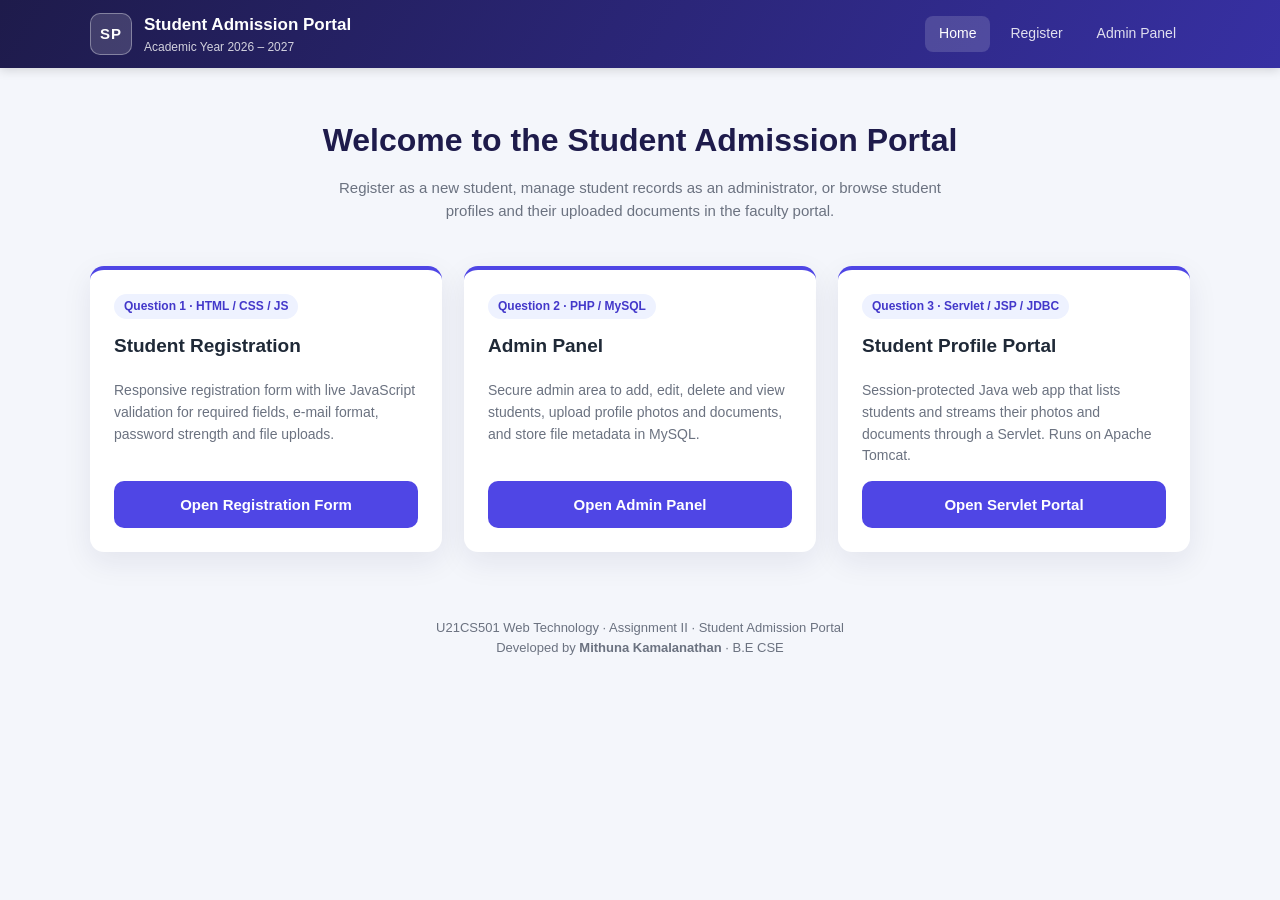
<file: Question1_Frontend/index.html>
<!DOCTYPE html>
<!--
    Question1_Frontend/index.html — Landing page that links the three modules of the project:
      Q1 Student registration form (this frontend folder)
      Q2 PHP + MySQL admin panel (../Question2_PHP/)
      Q3 Java Servlet + JSP portal (runs on Tomcat, port 8080)
-->
<html lang="en">
<head>
    <meta charset="UTF-8">
    <meta name="viewport" content="width=device-width, initial-scale=1.0">
    <title>Student Admission Portal</title>
    <link rel="stylesheet" href="css/style.css">
</head>
<body>

<header class="site-header">
    <div class="container header-inner">
        <a href="index.html" class="brand">
            <span class="brand-logo" aria-hidden="true">SP</span>
            <span>
                <span class="brand-title">Student Admission Portal</span>
                <span class="brand-subtitle">Academic Year 2026 – 2027</span>
            </span>
        </a>
        <nav class="header-nav" aria-label="Main navigation">
            <a href="index.html" class="active" aria-current="page">Home</a>
            <a href="register.html">Register</a>
            <a href="../Question2_PHP/login.php">Admin Panel</a>
        </nav>
    </div>
</header>

<main class="container">
    <section class="hero">
        <h1>Welcome to the Student Admission Portal</h1>
        <p>Register as a new student, manage student records as an administrator, or browse
           student profiles and their uploaded documents in the faculty portal.</p>
    </section>

    <section class="module-grid">
        <article class="module-card">
            <span class="tag">Question 1 · HTML / CSS / JS</span>
            <h2>Student Registration</h2>
            <p>Responsive registration form with live JavaScript validation for required fields,
               e-mail format, password strength and file uploads.</p>
            <a class="btn btn-primary" href="register.html">Open Registration Form</a>
        </article>

        <article class="module-card">
            <span class="tag">Question 2 · PHP / MySQL</span>
            <h2>Admin Panel</h2>
            <p>Secure admin area to add, edit, delete and view students, upload profile photos and
               documents, and store file metadata in MySQL.</p>
            <a class="btn btn-primary" href="../Question2_PHP/login.php">Open Admin Panel</a>
        </article>

        <article class="module-card">
            <span class="tag">Question 3 · Servlet / JSP / JDBC</span>
            <h2>Student Profile Portal</h2>
            <p>Session-protected Java web app that lists students and streams their photos and
               documents through a Servlet. Runs on Apache Tomcat.</p>
            <a class="btn btn-primary" href="http://localhost:8080/student-portal/">Open Servlet Portal</a>
        </article>
    </section>
</main>

<footer class="site-footer">
    <div class="container">U21CS501 Web Technology · Assignment II · Student Admission Portal<br>Developed by <strong>Mithuna Kamalanathan</strong> · B.E CSE</div>
</footer>
</body>
</html>
</file>
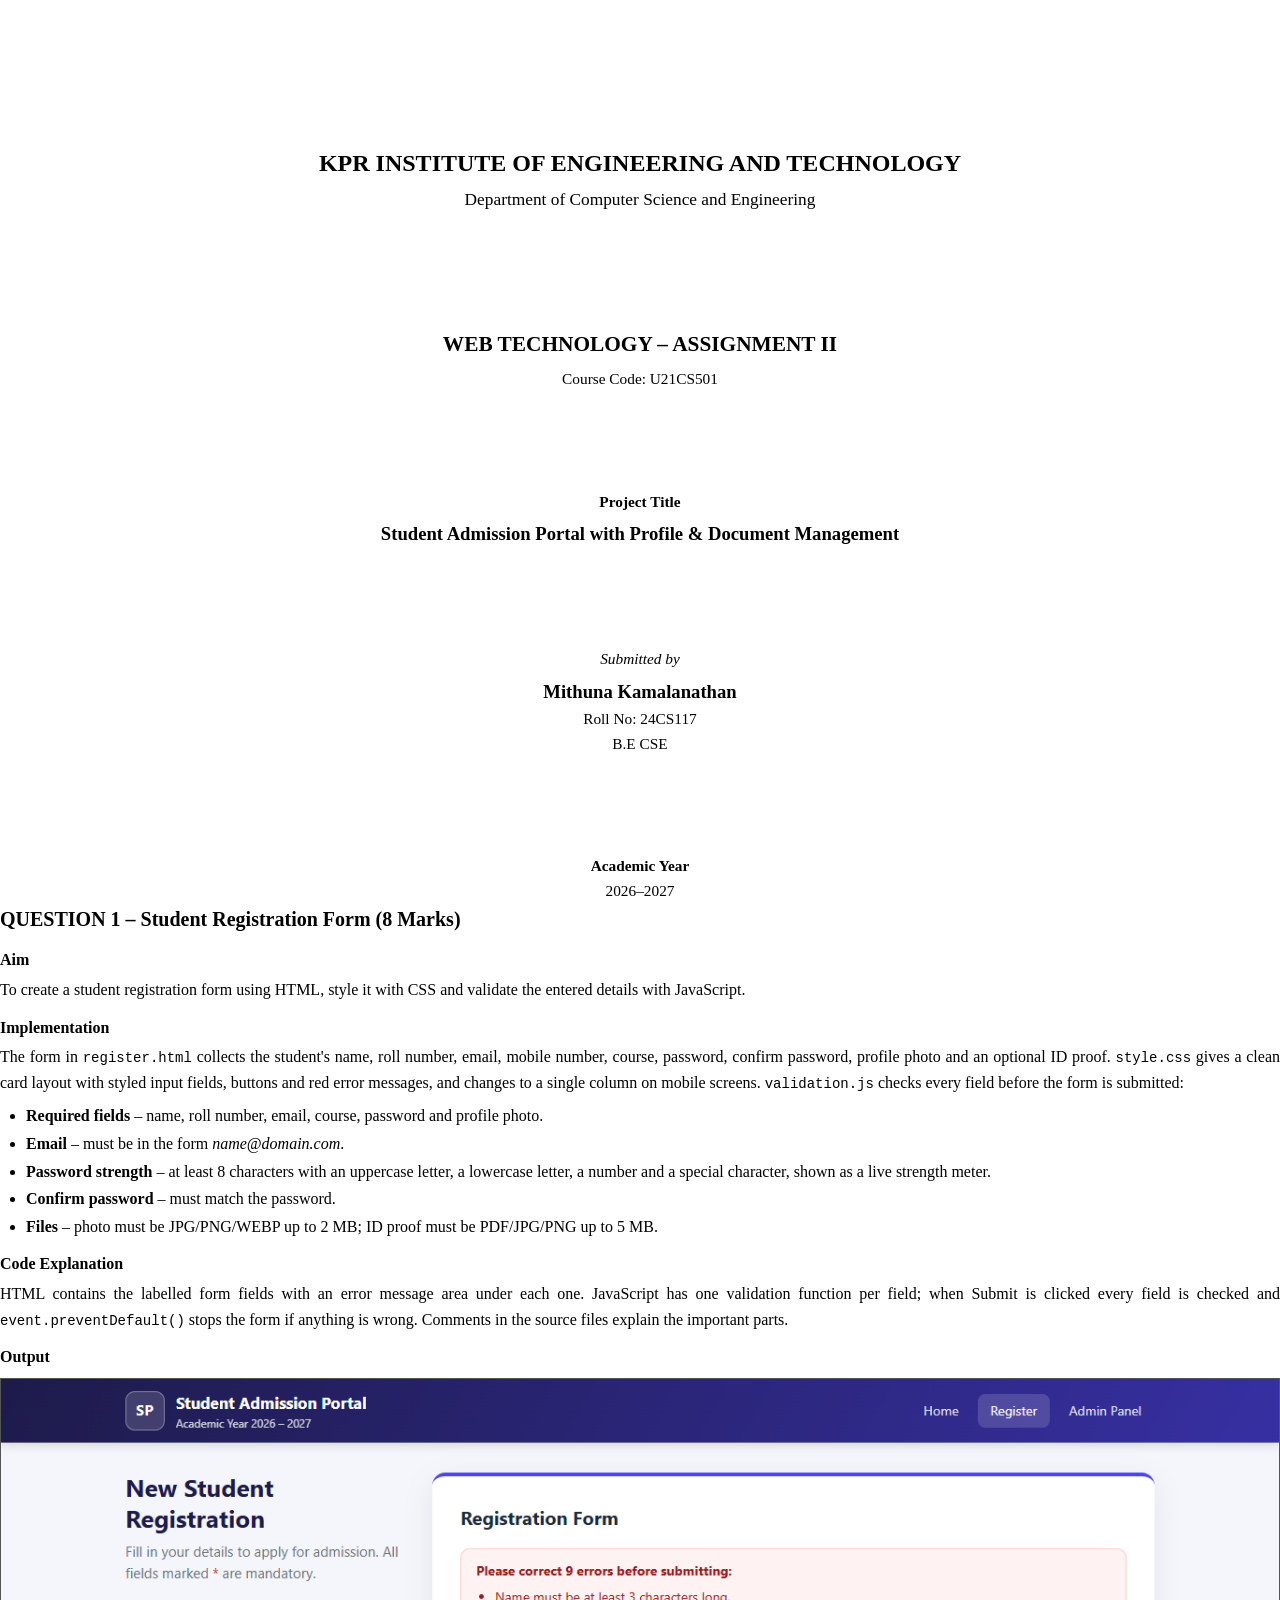
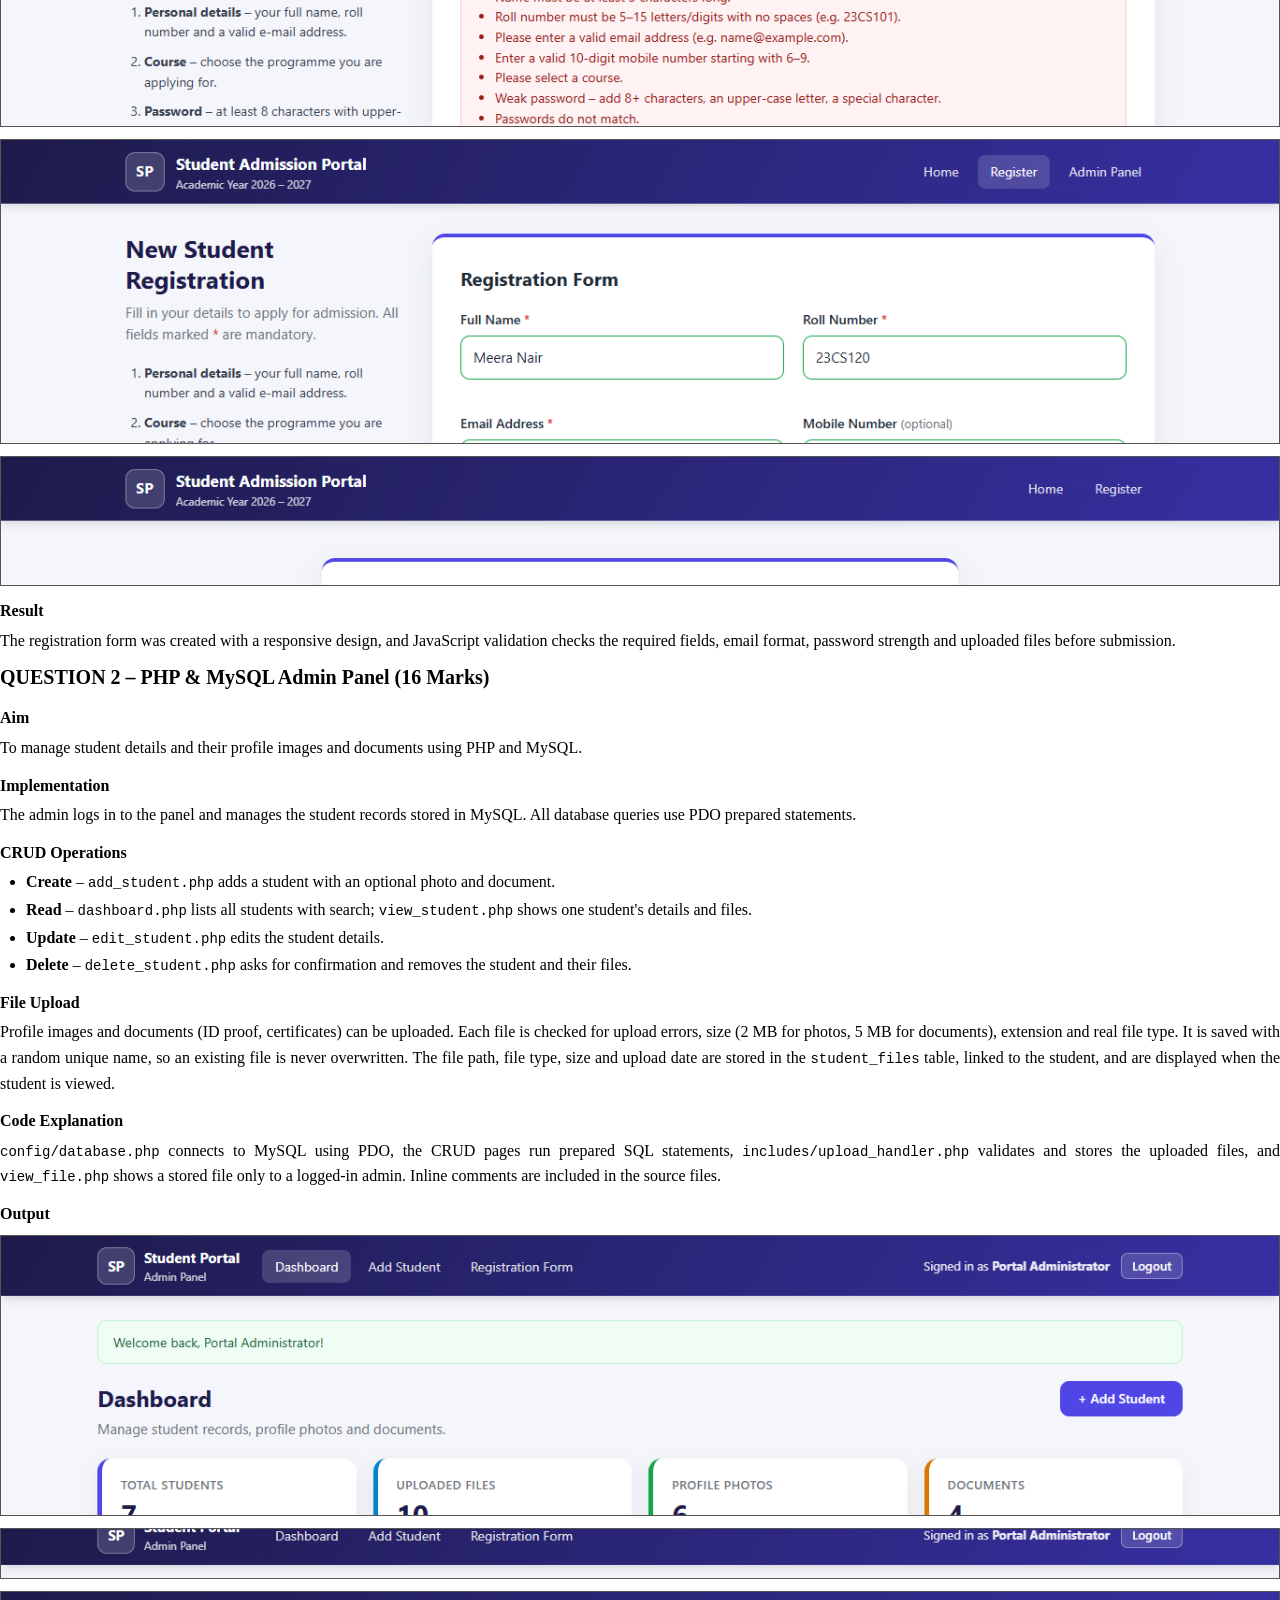
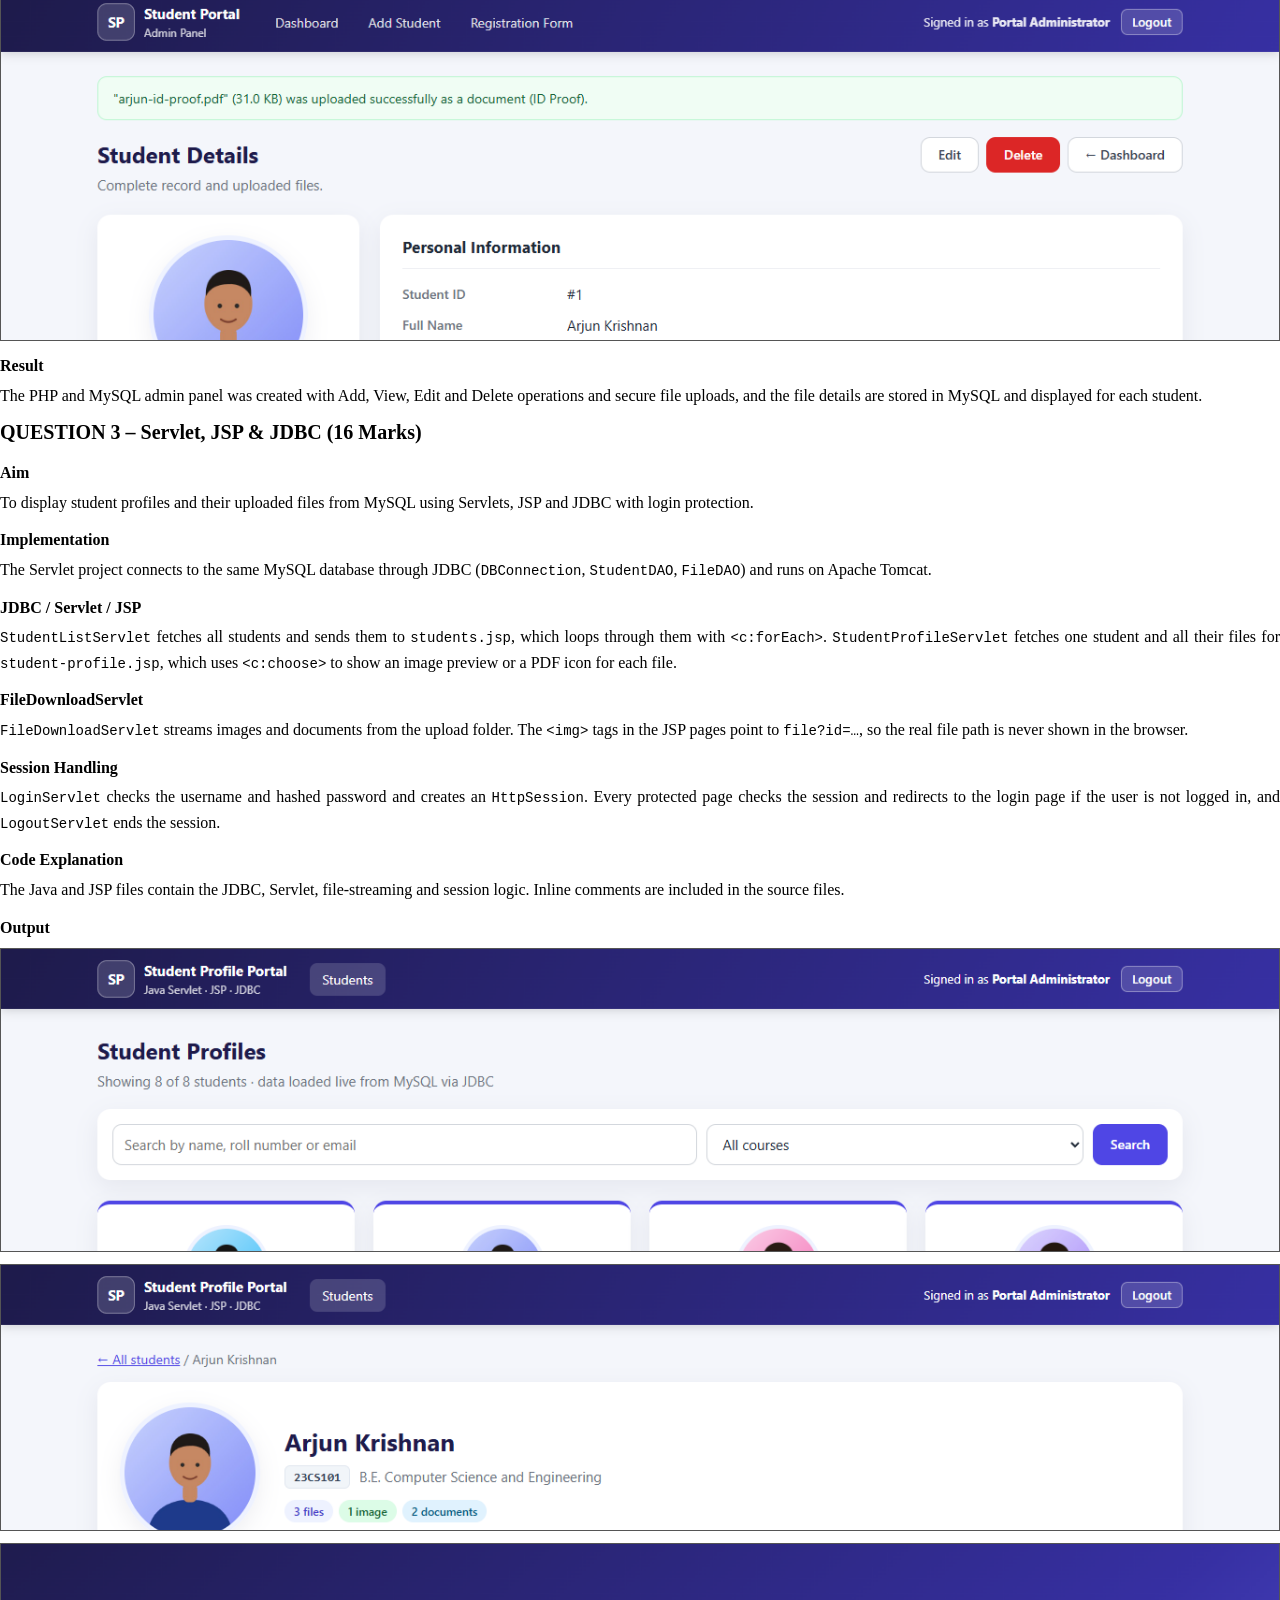
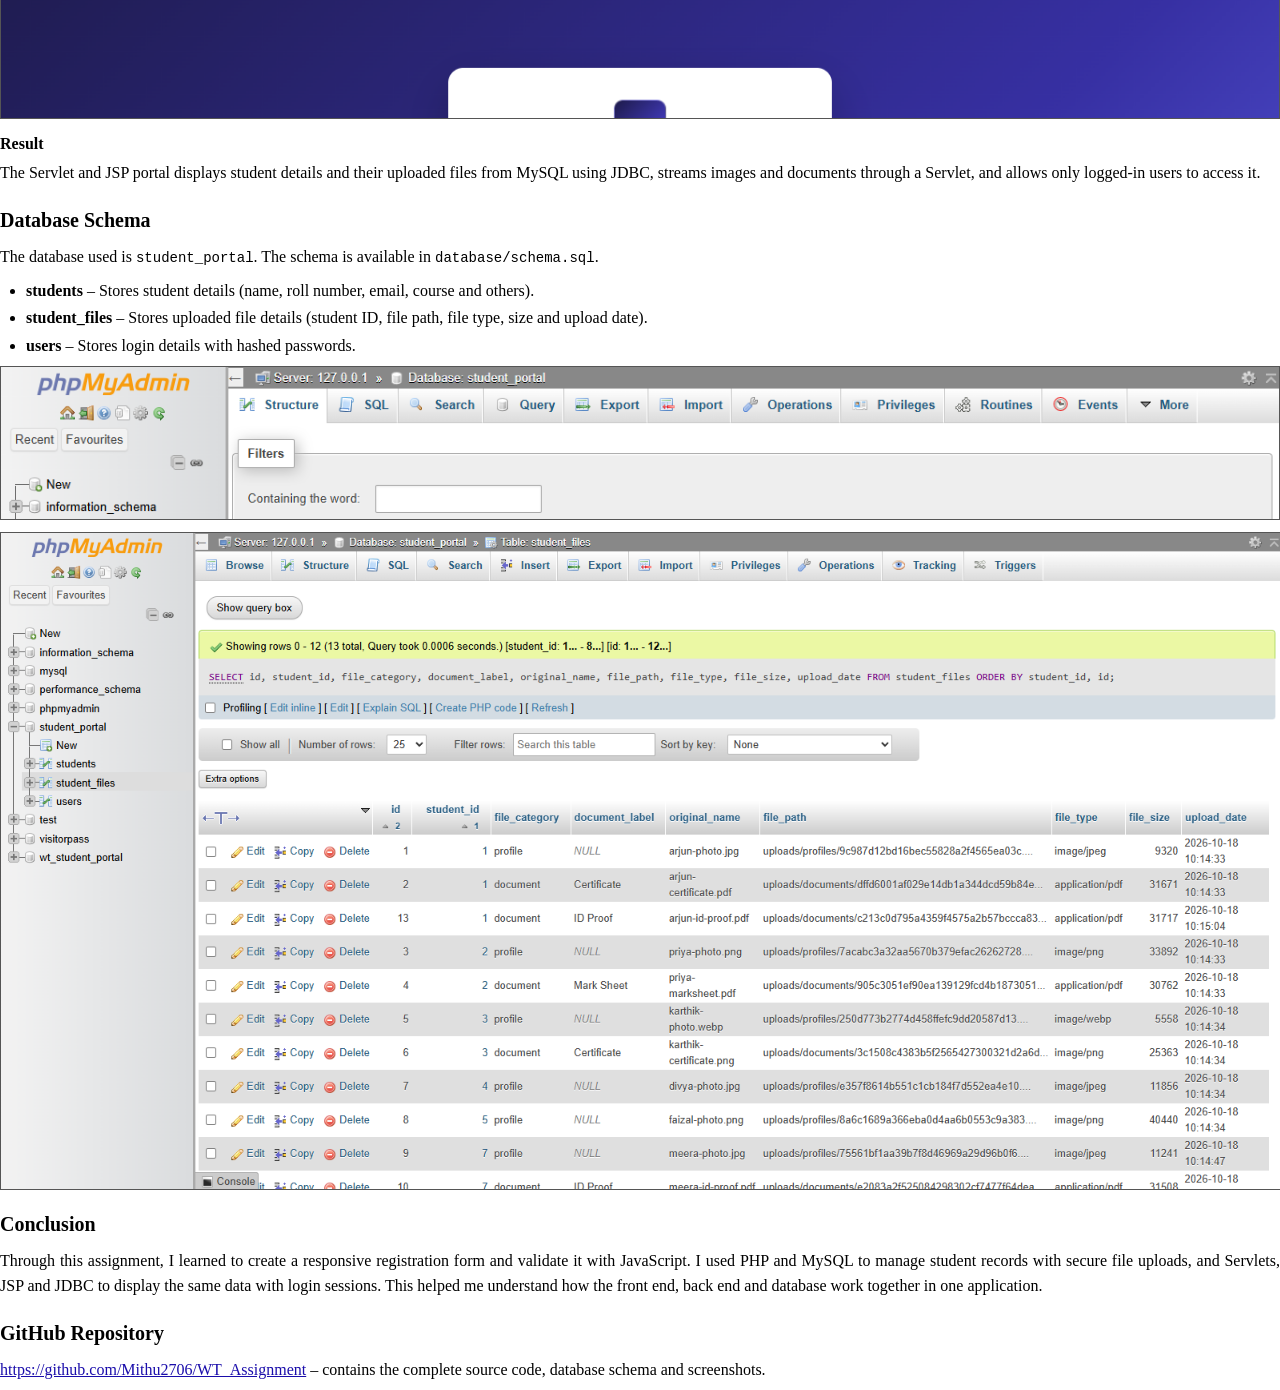
<file: docs/report.html>
<!DOCTYPE html>
<!--
    docs/report.html – source of the submission report
    (Mithuna_Kamalanathan_24CS117_Web_Technology_Assignment_II_FINAL.pdf).
    To regenerate: open in Chrome → Ctrl+P → Save as PDF, Paper A4,
    Margins "Default", tick "Background graphics".
-->
<html lang="en">
<head>
<meta charset="UTF-8">
<title>Mithuna Kamalanathan – Web Technology Assignment II</title>
<style>
    @page {
        size: A4;
        margin: 24mm 22mm 22mm 22mm;
        @bottom-center { content: counter(page); font-family: "Times New Roman", serif; font-size: 10pt; }
    }
    @page :first { @bottom-center { content: none; } }

    body { font-family: "Times New Roman", Times, serif; font-size: 12pt; line-height: 1.6; color: #000; margin: 0; }
    h2 { font-size: 15pt; margin: 18px 0 8px; }
    h3 { font-size: 12pt; margin: 12px 0 4px; }
    p  { margin: 0 0 8px; text-align: justify; }
    ul { margin: 0 0 8px; padding-left: 26px; }
    li { margin-bottom: 2px; }
    code { font-family: Consolas, "Courier New", monospace; font-size: 10.5pt; }
    a { color: #1a0dab; }
    .page-break { page-break-before: always; }
    h2, h3 { page-break-after: avoid; }

    /* Cover page */
    .cover { text-align: center; padding-top: 38mm; }
    .cover .college { font-size: 18pt; font-weight: bold; }
    .cover .dept { font-size: 13pt; margin-top: 4px; }
    .cover .title { font-size: 16pt; font-weight: bold; margin-top: 30mm; }
    .cover .code { font-size: 11.5pt; margin-top: 6px; }
    .cover .label { font-size: 11.5pt; font-weight: bold; margin-top: 26mm; }
    .cover .label.italic { font-weight: normal; font-style: italic; }
    .cover .project { font-size: 14pt; font-weight: bold; margin-top: 4px; }
    .cover .name { font-size: 14pt; font-weight: bold; margin-top: 6px; }
    .cover .line { font-size: 11.5pt; }

    /* Screenshots */
    figure { margin: 8px 0 12px; page-break-inside: avoid; }
    figure img { width: 100%; border: 1px solid #555; display: block; }
    .crop { overflow: hidden; border: 1px solid #555; }
    .crop img { border: none; }
</style>
</head>
<body>

<!-- ============================ COVER ============================ -->
<section class="cover">
    <div class="college">KPR INSTITUTE OF ENGINEERING AND TECHNOLOGY</div>
    <div class="dept">Department of Computer Science and Engineering</div>

    <div class="title">WEB TECHNOLOGY – ASSIGNMENT II</div>
    <div class="code">Course Code: U21CS501</div>

    <div class="label">Project Title</div>
    <div class="project">Student Admission Portal with Profile &amp; Document Management</div>

    <div class="label italic">Submitted by</div>
    <div class="name">Mithuna Kamalanathan</div>
    <div class="line">Roll No: 24CS117</div>
    <div class="line">B.E CSE</div>

    <div class="label">Academic Year</div>
    <div class="line">2026–2027</div>
</section>

<!-- ============================ QUESTION 1 ============================ -->
<section class="page-break">
    <h2 style="margin-top:0">QUESTION 1 – Student Registration Form (8 Marks)</h2>

    <h3>Aim</h3>
    <p>To create a student registration form using HTML, style it with CSS and validate the entered details with JavaScript.</p>

    <h3>Implementation</h3>
    <p>The form in <code>register.html</code> collects the student's name, roll number, email, mobile number, course, password, confirm password, profile photo and an optional ID proof. <code>style.css</code> gives a clean card layout with styled input fields, buttons and red error messages, and changes to a single column on mobile screens. <code>validation.js</code> checks every field before the form is submitted:</p>
    <ul>
        <li><b>Required fields</b> – name, roll number, email, course, password and profile photo.</li>
        <li><b>Email</b> – must be in the form <i>name@domain.com</i>.</li>
        <li><b>Password strength</b> – at least 8 characters with an uppercase letter, a lowercase letter, a number and a special character, shown as a live strength meter.</li>
        <li><b>Confirm password</b> – must match the password.</li>
        <li><b>Files</b> – photo must be JPG/PNG/WEBP up to 2 MB; ID proof must be PDF/JPG/PNG up to 5 MB.</li>
    </ul>

    <h3>Code Explanation</h3>
    <p>HTML contains the labelled form fields with an error message area under each one. JavaScript has one validation function per field; when Submit is clicked every field is checked and <code>event.preventDefault()</code> stops the form if anything is wrong. Comments in the source files explain the important parts.</p>

    <h3>Output</h3>
    <figure><div class="crop" style="height:92mm"><img src="../Screenshots/02-registration-validation.png" alt="Validation errors"></div></figure>
</section>

<section>
    <figure><div class="crop" style="height:80mm"><img src="../Screenshots/03-registration-valid.png" alt="Valid registration form"></div></figure>
    <figure><div class="crop" style="height:34mm"><img src="../Screenshots/03b-registration-success.png" alt="Registration saved"></div></figure>

    <h3>Result</h3>
    <p>The registration form was created with a responsive design, and JavaScript validation checks the required fields, email format, password strength and uploaded files before submission.</p>

</section>
<section class="page-break">
    <h2 style="margin-top:0">QUESTION 2 – PHP &amp; MySQL Admin Panel (16 Marks)</h2>

    <h3>Aim</h3>
    <p>To manage student details and their profile images and documents using PHP and MySQL.</p>

    <h3>Implementation</h3>
    <p>The admin logs in to the panel and manages the student records stored in MySQL. All database queries use PDO prepared statements.</p>
    <h3>CRUD Operations</h3>
    <ul>
        <li><b>Create</b> – <code>add_student.php</code> adds a student with an optional photo and document.</li>
        <li><b>Read</b> – <code>dashboard.php</code> lists all students with search; <code>view_student.php</code> shows one student's details and files.</li>
        <li><b>Update</b> – <code>edit_student.php</code> edits the student details.</li>
        <li><b>Delete</b> – <code>delete_student.php</code> asks for confirmation and removes the student and their files.</li>
    </ul>
</section>

<section>
    <h3>File Upload</h3>
    <p>Profile images and documents (ID proof, certificates) can be uploaded. Each file is checked for upload errors, size (2 MB for photos, 5 MB for documents), extension and real file type. It is saved with a random unique name, so an existing file is never overwritten. The file path, file type, size and upload date are stored in the <code>student_files</code> table, linked to the student, and are displayed when the student is viewed.</p>

    <h3>Code Explanation</h3>
    <p><code>config/database.php</code> connects to MySQL using PDO, the CRUD pages run prepared SQL statements, <code>includes/upload_handler.php</code> validates and stores the uploaded files, and <code>view_file.php</code> shows a stored file only to a logged-in admin. Inline comments are included in the source files.</p>

    <h3>Output</h3>
    <figure><div class="crop" style="height:74mm"><img src="../Screenshots/05-admin-dashboard.png" alt="Admin dashboard"></div></figure>
    <figure><div class="crop" style="height:13mm"><img src="../Screenshots/10c-upload-oversized.png" alt="Oversized file rejected" style="margin-top:-6.5mm"></div></figure>
</section>

<section>
    <figure><div class="crop" style="height:92mm"><img src="../Screenshots/11-uploaded-files.png" alt="Student details with uploaded files"></div></figure>

    <h3>Result</h3>
    <p>The PHP and MySQL admin panel was created with Add, View, Edit and Delete operations and secure file uploads, and the file details are stored in MySQL and displayed for each student.</p>

</section>
<section class="page-break">
    <h2 style="margin-top:0">QUESTION 3 – Servlet, JSP &amp; JDBC (16 Marks)</h2>

    <h3>Aim</h3>
    <p>To display student profiles and their uploaded files from MySQL using Servlets, JSP and JDBC with login protection.</p>

    <h3>Implementation</h3>
    <p>The Servlet project connects to the same MySQL database through JDBC (<code>DBConnection</code>, <code>StudentDAO</code>, <code>FileDAO</code>) and runs on Apache Tomcat.</p>
</section>

<section>
    <h3>JDBC / Servlet / JSP</h3>
    <p><code>StudentListServlet</code> fetches all students and sends them to <code>students.jsp</code>, which loops through them with <code>&lt;c:forEach&gt;</code>. <code>StudentProfileServlet</code> fetches one student and all their files for <code>student-profile.jsp</code>, which uses <code>&lt;c:choose&gt;</code> to show an image preview or a PDF icon for each file.</p>

    <h3>FileDownloadServlet</h3>
    <p><code>FileDownloadServlet</code> streams images and documents from the upload folder. The <code>&lt;img&gt;</code> tags in the JSP pages point to <code>file?id=…</code>, so the real file path is never shown in the browser.</p>

    <h3>Session Handling</h3>
    <p><code>LoginServlet</code> checks the username and hashed password and creates an <code>HttpSession</code>. Every protected page checks the session and redirects to the login page if the user is not logged in, and <code>LogoutServlet</code> ends the session.</p>

    <h3>Code Explanation</h3>
    <p>The Java and JSP files contain the JDBC, Servlet, file-streaming and session logic. Inline comments are included in the source files.</p>

    <h3>Output</h3>
    <figure><div class="crop" style="height:80mm"><img src="../Screenshots/13-servlet-student-list.png" alt="Servlet student list"></div></figure>
</section>

<section>
    <figure><div class="crop" style="height:70mm"><img src="../Screenshots/14-servlet-student-profile.png" alt="Servlet student profile"></div></figure>
    <figure><div class="crop" style="height:46mm"><img src="../Screenshots/17-session-protection.png" alt="Session protection" style="margin-top:-14mm"></div></figure>

    <h3>Result</h3>
    <p>The Servlet and JSP portal displays student details and their uploaded files from MySQL using JDBC, streams images and documents through a Servlet, and allows only logged-in users to access it.</p>
</section>

<!-- ============================ DATABASE / CONCLUSION ============================ -->
<section>
    <h2>Database Schema</h2>
    <p>The database used is <code>student_portal</code>. The schema is available in <code>database/schema.sql</code>.</p>
    <ul>
        <li><b>students</b> – Stores student details (name, roll number, email, course and others).</li>
        <li><b>student_files</b> – Stores uploaded file details (student ID, file path, file type, size and upload date).</li>
        <li><b>users</b> – Stores login details with hashed passwords.</li>
    </ul>
    <figure><div class="crop" style="height:40mm"><img src="../Screenshots/21-database-tables.png" alt="Database tables"></div></figure>
    <figure><img src="../Screenshots/22-student-files-metadata.png" alt="File metadata in MySQL"></figure>

    <h2>Conclusion</h2>
    <p>Through this assignment, I learned to create a responsive registration form and validate it with JavaScript. I used PHP and MySQL to manage student records with secure file uploads, and Servlets, JSP and JDBC to display the same data with login sessions. This helped me understand how the front end, back end and database work together in one application.</p>

    <h2>GitHub Repository</h2>
    <p><a href="https://github.com/Mithu2706/WT_Assignment">https://github.com/Mithu2706/WT_Assignment</a> – contains the complete source code, database schema and screenshots.</p>
</section>

</body>
</html>
</file>
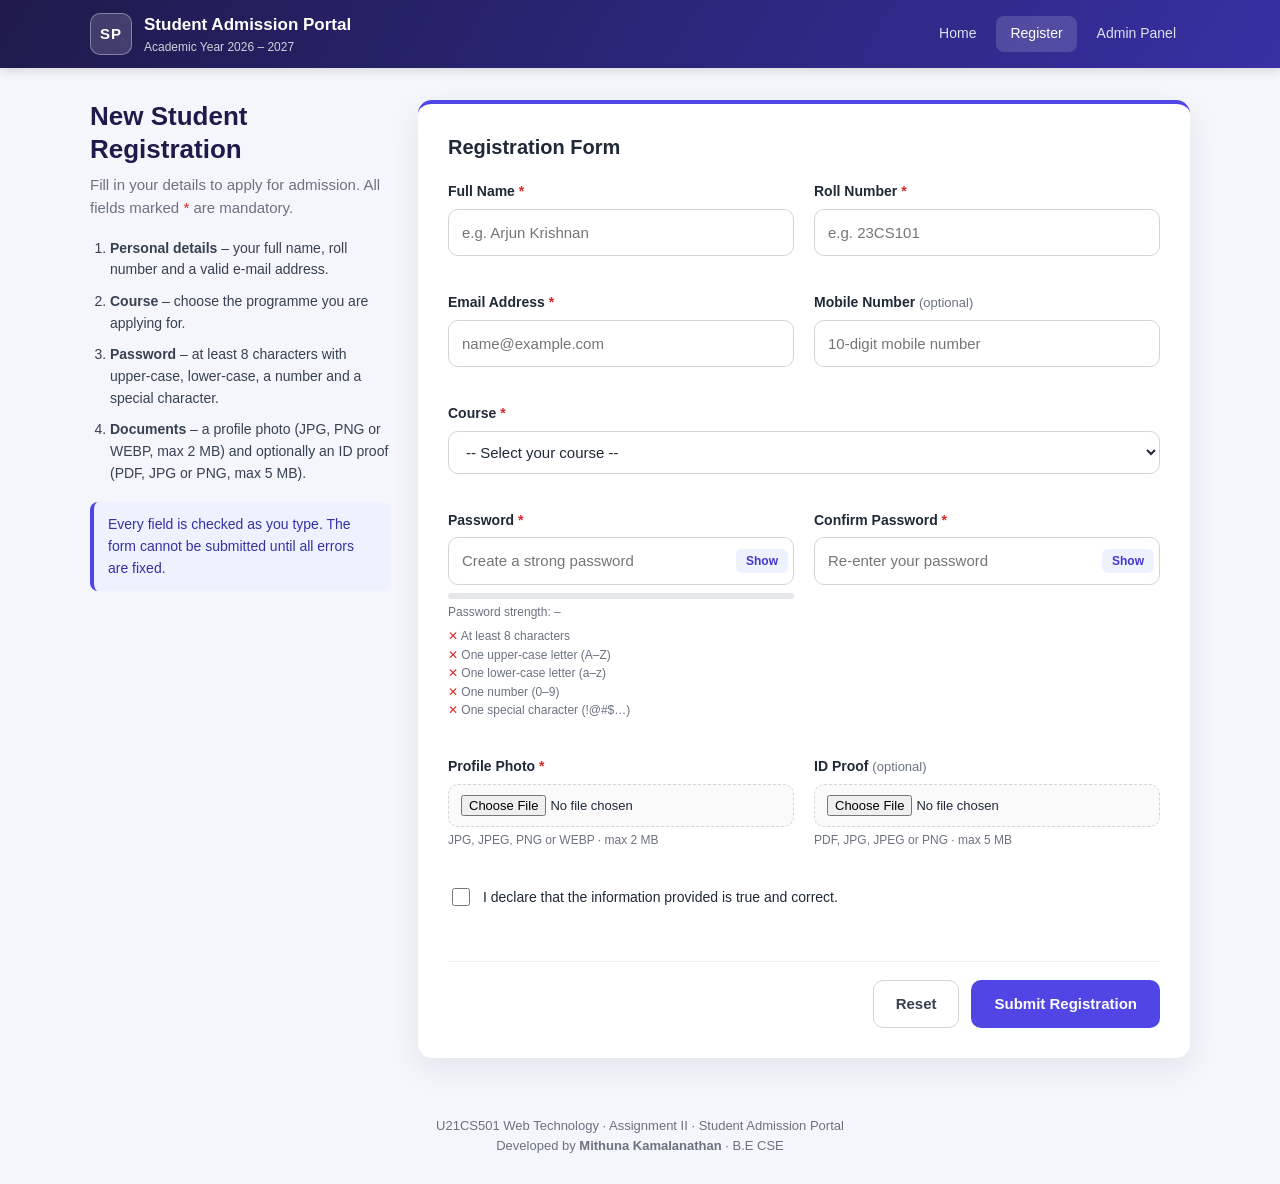
<file: Question1_Frontend/register.html>
<!DOCTYPE html>
<!--
    Question1_Frontend/register.html  —  Question 1 (Frontend)
    -------------------------------------------------
    Student admission registration form.
      * HTML5 form with name, roll number, email, phone, course,
        password + confirm password, profile photo and ID-proof upload.
      * Styled by css/style.css (responsive layout, styled inputs/buttons/errors).
      * Validated by js/validation.js BEFORE submission (the form has
        `novalidate`, so the browser's built-in bubbles are switched off and
        all checks/messages come from our own JavaScript).
      * When served by Apache (XAMPP) the valid form is POSTed to the PHP
        back end (Question2_PHP/register.php), which validates everything again.
-->
<html lang="en">
<head>
    <meta charset="UTF-8">
    <meta name="viewport" content="width=device-width, initial-scale=1.0">
    <title>Student Registration | Student Admission Portal</title>
    <link rel="stylesheet" href="css/style.css">
</head>
<body>

<!-- ================= Header ================= -->
<header class="site-header">
    <div class="container header-inner">
        <a href="index.html" class="brand">
            <span class="brand-logo" aria-hidden="true">SP</span>
            <span>
                <span class="brand-title">Student Admission Portal</span>
                <span class="brand-subtitle">Academic Year 2026 – 2027</span>
            </span>
        </a>
        <nav class="header-nav" aria-label="Main navigation">
            <a href="index.html">Home</a>
            <a href="register.html" class="active" aria-current="page">Register</a>
            <a href="../Question2_PHP/login.php">Admin Panel</a>
        </nav>
    </div>
</header>

<main class="container page-layout">

    <!-- ============ Left column: instructions ============ -->
    <aside class="info-panel">
        <h1>New Student Registration</h1>
        <p>Fill in your details to apply for admission. All fields marked
           <span class="required">*</span> are mandatory.</p>

        <ol class="steps">
            <li><strong>Personal details</strong> – your full name, roll number and a valid e-mail address.</li>
            <li><strong>Course</strong> – choose the programme you are applying for.</li>
            <li><strong>Password</strong> – at least 8 characters with upper-case, lower-case, a number and a special character.</li>
            <li><strong>Documents</strong> – a profile photo (JPG, PNG or WEBP, max 2&nbsp;MB) and optionally an ID proof (PDF, JPG or PNG, max 5&nbsp;MB).</li>
        </ol>

        <div class="note">
            Every field is checked as you type. The form cannot be submitted until all errors are fixed.
        </div>
    </aside>

    <!-- ============ Right column: registration form ============ -->
    <section class="form-card" aria-labelledby="form-heading">
        <h2 id="form-heading">Registration Form</h2>

        <!-- Summary box: filled by JavaScript when the user presses Submit with errors -->
        <div id="errorSummary" class="alert alert-error" role="alert" hidden></div>
        <!-- Success box: shown in "offline demo mode" (page opened directly from disk) -->
        <div id="successMessage" class="alert alert-success" role="status" hidden></div>

        <form id="registrationForm"
              action="../Question2_PHP/register.php"
              method="post"
              enctype="multipart/form-data"
              novalidate>

            <div class="form-grid">

                <!-- Full name -->
                <div class="form-group">
                    <label for="name">Full Name <span class="required">*</span></label>
                    <input type="text" id="name" name="name" maxlength="100"
                           placeholder="e.g. Arjun Krishnan" autocomplete="name">
                    <small class="error-message" id="name-error"></small>
                </div>

                <!-- Roll number -->
                <div class="form-group">
                    <label for="roll_number">Roll Number <span class="required">*</span></label>
                    <input type="text" id="roll_number" name="roll_number" maxlength="15"
                           placeholder="e.g. 23CS101" autocomplete="off">
                    <small class="error-message" id="roll_number-error"></small>
                </div>

                <!-- Email -->
                <div class="form-group">
                    <label for="email">Email Address <span class="required">*</span></label>
                    <input type="email" id="email" name="email" maxlength="150"
                           placeholder="name@example.com" autocomplete="email">
                    <small class="error-message" id="email-error"></small>
                </div>

                <!-- Phone (optional) -->
                <div class="form-group">
                    <label for="phone">Mobile Number <span class="optional">(optional)</span></label>
                    <input type="tel" id="phone" name="phone" maxlength="10"
                           placeholder="10-digit mobile number" autocomplete="tel">
                    <small class="error-message" id="phone-error"></small>
                </div>

                <!-- Course -->
                <div class="form-group full-width">
                    <label for="course">Course <span class="required">*</span></label>
                    <select id="course" name="course">
                        <option value="">-- Select your course --</option>
                        <option>B.E. Computer Science and Engineering</option>
                        <option>B.E. Electronics and Communication Engineering</option>
                        <option>B.E. Electrical and Electronics Engineering</option>
                        <option>B.E. Mechanical Engineering</option>
                        <option>B.E. Civil Engineering</option>
                        <option>B.Tech. Information Technology</option>
                        <option>B.Tech. Artificial Intelligence and Data Science</option>
                    </select>
                    <small class="error-message" id="course-error"></small>
                </div>

                <!-- Password + strength meter -->
                <div class="form-group">
                    <label for="password">Password <span class="required">*</span></label>
                    <div class="password-wrapper">
                        <input type="password" id="password" name="password" maxlength="64"
                               placeholder="Create a strong password" autocomplete="new-password">
                        <button type="button" class="toggle-password" data-target="password"
                                aria-label="Show password">Show</button>
                    </div>
                    <div class="strength-meter" aria-hidden="true">
                        <div class="strength-bar" id="strengthBar"></div>
                    </div>
                    <span class="strength-text" id="strengthText">Password strength: –</span>
                    <ul class="password-rules" id="passwordRules">
                        <li data-rule="length">At least 8 characters</li>
                        <li data-rule="upper">One upper-case letter (A–Z)</li>
                        <li data-rule="lower">One lower-case letter (a–z)</li>
                        <li data-rule="number">One number (0–9)</li>
                        <li data-rule="special">One special character (!@#$…)</li>
                    </ul>
                    <small class="error-message" id="password-error"></small>
                </div>

                <!-- Confirm password -->
                <div class="form-group">
                    <label for="confirm_password">Confirm Password <span class="required">*</span></label>
                    <div class="password-wrapper">
                        <input type="password" id="confirm_password" name="confirm_password" maxlength="64"
                               placeholder="Re-enter your password" autocomplete="new-password">
                        <button type="button" class="toggle-password" data-target="confirm_password"
                                aria-label="Show password">Show</button>
                    </div>
                    <small class="error-message" id="confirm_password-error"></small>
                </div>

                <!-- Profile photo upload (required) -->
                <div class="form-group">
                    <label for="profile_photo">Profile Photo <span class="required">*</span></label>
                    <div class="file-input">
                        <input type="file" id="profile_photo" name="profile_photo"
                               accept=".jpg,.jpeg,.png,.webp,image/jpeg,image/png,image/webp">
                        <img id="photoPreview" class="photo-preview" alt="Selected photo preview" hidden>
                    </div>
                    <span class="hint">JPG, JPEG, PNG or WEBP · max 2 MB</span>
                    <small class="error-message" id="profile_photo-error"></small>
                </div>

                <!-- ID proof upload (optional) -->
                <div class="form-group">
                    <label for="id_proof">ID Proof <span class="optional">(optional)</span></label>
                    <div class="file-input">
                        <input type="file" id="id_proof" name="id_proof"
                               accept=".pdf,.jpg,.jpeg,.png,application/pdf,image/jpeg,image/png">
                    </div>
                    <span class="hint">PDF, JPG, JPEG or PNG · max 5 MB</span>
                    <small class="error-message" id="id_proof-error"></small>
                </div>

                <!-- Declaration -->
                <div class="form-group full-width">
                    <label class="checkbox-label" for="terms">
                        <input type="checkbox" id="terms" name="terms" value="1">
                        I declare that the information provided is true and correct.
                    </label>
                    <small class="error-message" id="terms-error"></small>
                </div>
            </div>

            <div class="form-actions">
                <button type="reset" class="btn btn-secondary">Reset</button>
                <button type="submit" class="btn btn-primary" id="submitBtn">Submit Registration</button>
            </div>
        </form>
    </section>
</main>

<footer class="site-footer">
    <div class="container">U21CS501 Web Technology · Assignment II · Student Admission Portal<br>Developed by <strong>Mithuna Kamalanathan</strong> · B.E CSE</div>
</footer>

<script src="js/validation.js"></script>
</body>
</html>
</file>
<file: Question1_Frontend/css/style.css>
/* =====================================================================
   Question1_Frontend/css/style.css  —  Question 1 (Frontend styling)
   ---------------------------------------------------------------------
   1. Design tokens (CSS custom properties) – colours, radius, shadow
   2. Base / layout  – header, two-column page grid, footer
   3. Form controls  – styled inputs, selects, file inputs, buttons
   4. Validation UI  – red/green borders, error text, summary box
   5. Password strength meter
   6. Responsive rules (tablet & mobile)
   ===================================================================== */

/* ---------- 1. Design tokens ---------- */
:root {
    --primary: #4f46e5;
    --primary-dark: #4338ca;
    --primary-light: #eef2ff;
    --header-from: #1e1b4b;
    --header-to: #3730a3;
    --bg: #f4f6fb;
    --surface: #ffffff;
    --text: #1f2937;
    --muted: #6b7280;
    --border: #d1d5db;
    --danger: #dc2626;
    --danger-bg: #fef2f2;
    --success: #16a34a;
    --success-bg: #f0fdf4;
    --warning: #d97706;
    --radius: 10px;
    --shadow: 0 10px 30px rgba(30, 27, 75, 0.08);
}

/* ---------- 2. Base & layout ---------- */
* { box-sizing: border-box; }

body {
    margin: 0;
    font-family: "Segoe UI", Roboto, "Helvetica Neue", Arial, sans-serif;
    font-size: 15px;
    line-height: 1.55;
    color: var(--text);
    background: var(--bg);
}

.container {
    width: 100%;
    max-width: 1140px;
    margin: 0 auto;
    padding: 0 20px;
}

.site-header {
    background: linear-gradient(120deg, var(--header-from), var(--header-to));
    color: #fff;
    box-shadow: 0 2px 10px rgba(0, 0, 0, 0.15);
}

.header-inner {
    display: flex;
    align-items: center;
    justify-content: space-between;
    gap: 16px;
    min-height: 68px;
    flex-wrap: wrap;
}

.brand {
    display: flex;
    align-items: center;
    gap: 12px;
    color: #fff;
    text-decoration: none;
}

.brand-logo {
    display: grid;
    place-items: center;
    width: 42px;
    height: 42px;
    border-radius: 10px;
    background: rgba(255, 255, 255, 0.15);
    border: 1px solid rgba(255, 255, 255, 0.35);
    font-weight: 700;
    letter-spacing: 1px;
}

.brand-title { display: block; font-weight: 700; font-size: 17px; }
.brand-subtitle { display: block; font-size: 12px; opacity: 0.8; }

.header-nav { display: flex; gap: 6px; flex-wrap: wrap; }

.header-nav a {
    color: rgba(255, 255, 255, 0.85);
    text-decoration: none;
    padding: 7px 14px;
    border-radius: 8px;
    font-size: 14px;
}

.header-nav a:hover,
.header-nav a.active {
    background: rgba(255, 255, 255, 0.15);
    color: #fff;
}

/* Two columns: info panel (narrow) + form card (wide) */
.page-layout {
    display: grid;
    grid-template-columns: 300px 1fr;
    gap: 28px;
    padding-top: 32px;
    padding-bottom: 40px;
    align-items: start;
}

.info-panel h1 {
    margin: 0 0 8px;
    font-size: 26px;
    line-height: 1.25;
    color: var(--header-from);
}

.info-panel p { color: var(--muted); margin-top: 0; }

.steps {
    padding-left: 20px;
    margin: 18px 0;
}

.steps li { margin-bottom: 10px; color: #374151; font-size: 14px; }

.note {
    background: var(--primary-light);
    border-left: 4px solid var(--primary);
    padding: 12px 14px;
    border-radius: 8px;
    font-size: 14px;
    color: #3730a3;
}

.form-card {
    background: var(--surface);
    border-radius: 14px;
    box-shadow: var(--shadow);
    padding: 28px 30px 30px;
    border-top: 4px solid var(--primary);
}

.form-card h2 { margin: 0 0 18px; font-size: 20px; }

.site-footer {
    text-align: center;
    color: var(--muted);
    font-size: 13px;
    padding: 18px 0 28px;
}

/* ---------- 3. Form controls ---------- */
.form-grid {
    display: grid;
    grid-template-columns: 1fr 1fr;
    gap: 6px 20px;
}

.form-group { display: flex; flex-direction: column; margin-bottom: 8px; }
.form-group.full-width { grid-column: 1 / -1; }

label {
    font-weight: 600;
    font-size: 14px;
    margin-bottom: 6px;
}

.required { color: var(--danger); }
.optional { color: var(--muted); font-weight: 400; font-size: 13px; }
.hint { font-size: 12px; color: var(--muted); margin-top: 4px; }

input[type="text"],
input[type="email"],
input[type="tel"],
input[type="password"],
select {
    width: 100%;
    padding: 11px 13px;
    font: inherit;
    color: var(--text);
    background: #fff;
    border: 1.5px solid var(--border);
    border-radius: var(--radius);
    transition: border-color 0.15s, box-shadow 0.15s;
}

input:focus,
select:focus {
    outline: none;
    border-color: var(--primary);
    box-shadow: 0 0 0 3px rgba(79, 70, 229, 0.18);
}

.password-wrapper { position: relative; }
.password-wrapper input { padding-right: 68px; }

.toggle-password {
    position: absolute;
    right: 6px;
    top: 50%;
    transform: translateY(-50%);
    border: none;
    background: var(--primary-light);
    color: var(--primary-dark);
    font-size: 12px;
    font-weight: 600;
    padding: 5px 10px;
    border-radius: 6px;
    cursor: pointer;
}

.file-input {
    display: flex;
    align-items: center;
    gap: 12px;
    border: 1.5px dashed var(--border);
    border-radius: var(--radius);
    padding: 10px 12px;
    background: #fafafa;
}

.file-input input[type="file"] { font-size: 13px; width: 100%; }

.photo-preview {
    width: 46px;
    height: 46px;
    border-radius: 50%;
    object-fit: cover;
    border: 2px solid var(--primary-light);
    flex-shrink: 0;
}

.checkbox-label {
    display: flex;
    gap: 10px;
    align-items: center;
    font-weight: 500;
    cursor: pointer;
}

.checkbox-label input { width: 18px; height: 18px; accent-color: var(--primary); }

/* Buttons */
.form-actions {
    display: flex;
    justify-content: flex-end;
    gap: 12px;
    margin-top: 16px;
    padding-top: 18px;
    border-top: 1px solid #eef0f4;
}

.btn {
    display: inline-block;
    padding: 11px 22px;
    border-radius: var(--radius);
    font: inherit;
    font-weight: 600;
    border: 1.5px solid transparent;
    cursor: pointer;
    text-decoration: none;
    transition: background 0.15s, transform 0.05s;
}

.btn:active { transform: translateY(1px); }

.btn-primary { background: var(--primary); color: #fff; }
.btn-primary:hover { background: var(--primary-dark); }
.btn-primary:disabled { opacity: 0.6; cursor: wait; }

.btn-secondary { background: #fff; color: #374151; border-color: var(--border); }
.btn-secondary:hover { background: #f3f4f6; }

/* ---------- 4. Validation UI ---------- */
.error-message {
    min-height: 18px;
    margin-top: 4px;
    font-size: 12.5px;
    color: var(--danger);
    font-weight: 500;
}

.is-invalid,
.file-input.is-invalid {
    border-color: var(--danger) !important;
    background-color: var(--danger-bg);
}

.is-valid,
.file-input.is-valid {
    border-color: var(--success) !important;
}

.alert {
    padding: 12px 16px;
    border-radius: var(--radius);
    margin-bottom: 18px;
    font-size: 14px;
}

.alert ul { margin: 6px 0 0; padding-left: 20px; }

.alert-error {
    background: var(--danger-bg);
    border: 1px solid #fecaca;
    color: #991b1b;
}

.alert-success {
    background: var(--success-bg);
    border: 1px solid #bbf7d0;
    color: #166534;
}

/* ---------- 5. Password strength meter ---------- */
.strength-meter {
    height: 6px;
    background: #e5e7eb;
    border-radius: 99px;
    margin-top: 8px;
    overflow: hidden;
}

.strength-bar {
    height: 100%;
    width: 0;
    background: var(--danger);
    transition: width 0.25s, background 0.25s;
}

.strength-text { font-size: 12px; color: var(--muted); margin-top: 4px; }

.password-rules {
    list-style: none;
    padding: 0;
    margin: 6px 0 0;
    font-size: 12px;
    color: var(--muted);
}

.password-rules li::before { content: "\2715  "; color: var(--danger); }
.password-rules li.met { color: var(--success); }
.password-rules li.met::before { content: "\2713  "; color: var(--success); }

/* Summary list on the registration result page (Question2_PHP/register.php) */
.summary-list { display: grid; grid-template-columns: 150px 1fr; gap: 8px 14px; margin: 0 0 8px; }
.summary-list dt { color: var(--muted); font-weight: 600; }
.summary-list dd { margin: 0; }

/* ---------- Landing page (index.html) ---------- */
.hero { padding: 48px 0 12px; text-align: center; }
.hero h1 { font-size: 32px; margin: 0 0 10px; color: var(--header-from); }
.hero p { color: var(--muted); max-width: 640px; margin: 0 auto; }

.module-grid {
    display: grid;
    grid-template-columns: repeat(3, 1fr);
    gap: 22px;
    padding: 32px 0 48px;
}

.module-card {
    background: var(--surface);
    border-radius: 14px;
    box-shadow: var(--shadow);
    padding: 24px;
    display: flex;
    flex-direction: column;
    border-top: 4px solid var(--primary);
}

.module-card .tag {
    align-self: flex-start;
    background: var(--primary-light);
    color: var(--primary-dark);
    font-size: 12px;
    font-weight: 700;
    padding: 3px 10px;
    border-radius: 99px;
}

.module-card h2 { font-size: 19px; margin: 12px 0 6px; }
.module-card p { color: var(--muted); font-size: 14px; flex-grow: 1; }
.module-card .btn { text-align: center; }

/* ---------- 6. Responsive design ---------- */
@media (max-width: 900px) {
    .page-layout { grid-template-columns: 1fr; }
    .module-grid { grid-template-columns: 1fr; }
}

@media (max-width: 640px) {
    .container { padding-left: 16px; padding-right: 16px; }
    .form-grid { grid-template-columns: 1fr; }
    .form-card { padding: 22px 18px; }
    .form-actions { flex-direction: column-reverse; }
    .form-actions .btn { width: 100%; }
    .header-inner { padding: 10px 0; }
    .info-panel h1 { font-size: 22px; }
}
</file>
